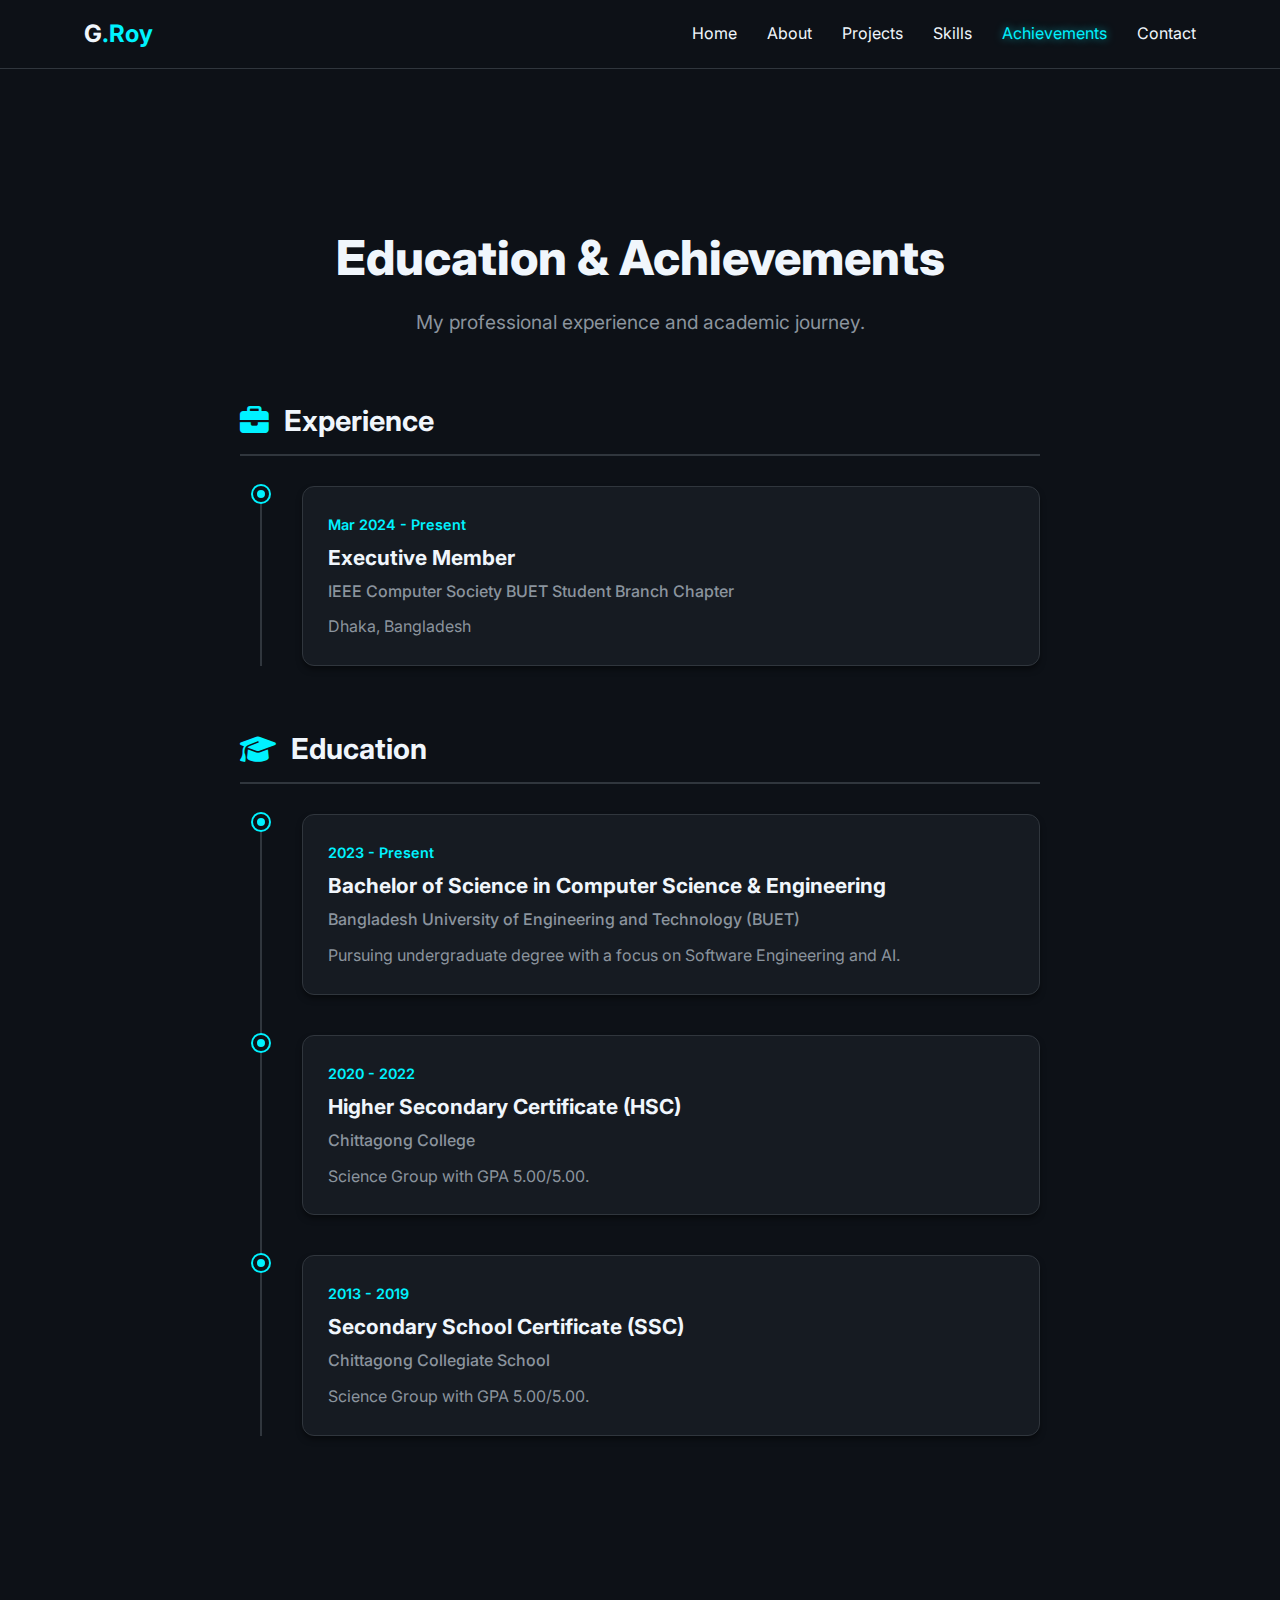
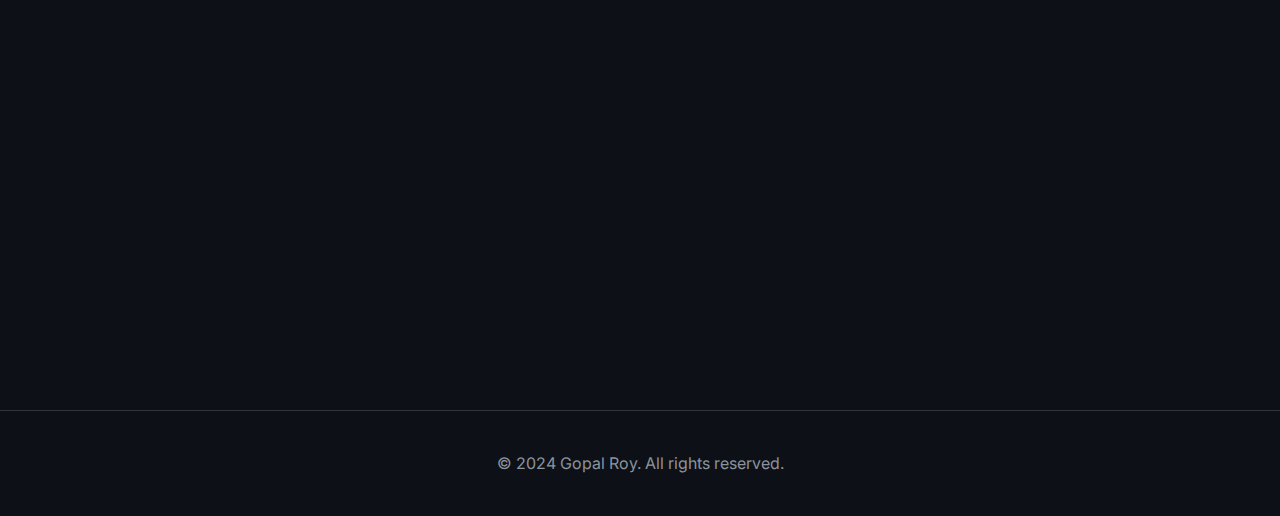
<file: achievements.html>
<!DOCTYPE html>
<html lang="en" data-theme="light">

<head>
    <meta charset="UTF-8">
    <meta name="viewport" content="width=device-width, initial-scale=1.0">
    <link rel="icon" type="image/png" href="images/favicon.png">
    <title>Achievements & Education | Gopal Roy</title>
    <meta name="description" content="Education and Achievements of Gopal Roy.">

    <!-- Fonts -->
    <link rel="preconnect" href="https://fonts.googleapis.com">
    <link rel="preconnect" href="https://fonts.gstatic.com" crossorigin>
    <link href="https://fonts.googleapis.com/css2?family=Inter:wght@300;400;500;600;700&display=swap" rel="stylesheet">

    <!-- Styles -->
    <link rel="stylesheet" href="style.css">

    <!-- Icons -->
    <link rel="stylesheet" href="https://cdnjs.cloudflare.com/ajax/libs/font-awesome/6.4.0/css/all.min.css">
</head>

<body>

    <!-- Navigation -->
    <nav class="navbar">
        <div class="container nav-container">
            <a href="index.html" class="logo">
                G<span class="accent">.Roy</span>
            </a>
            <ul class="nav-links">
                <li><a href="index.html">Home</a></li>
                <li><a href="index.html#about">About</a></li>
                <li><a href="index.html#projects">Projects</a></li>
                <li><a href="skills.html">Skills</a></li>
                <li><a href="achievements.html" class="active">Achievements</a></li>
                <li><a href="index.html#contact">Contact</a></li>
            </ul>
            <button id="theme-toggle" aria-label="Toggle Dark Mode">
                <i class="fas fa-moon"></i>
            </button>
            <div class="hamburger">
                <span></span>
                <span></span>
                <span></span>
            </div>
        </div>
    </nav>

    <main class="page-content">
        <section class="section">
            <div class="container">
                <h1 class="page-title fade-in">Education & Achievements</h1>
                <p class="page-subtitle fade-in">My professional experience and academic journey.</p>

                <!-- Experience Section -->
                <div class="timeline-section fade-in">
                    <h2 class="category-title"><i class="fas fa-briefcase"></i> Experience</h2>
                    <div class="timeline">
                        <div class="timeline-item">
                            <div class="timeline-marker"></div>
                            <div class="timeline-content">
                                <span class="date">Mar 2024 - Present</span>
                                <h3>Executive Member</h3>
                                <h4>IEEE Computer Society BUET Student Branch Chapter</h4>
                                <p>Dhaka, Bangladesh</p>
                            </div>
                        </div>
                    </div>
                </div>

                <!-- Education Section -->
                <div class="timeline-section fade-in">
                    <h2 class="category-title"><i class="fas fa-graduation-cap"></i> Education</h2>
                    <div class="timeline">
                        <div class="timeline-item">
                            <div class="timeline-marker"></div>
                            <div class="timeline-content">
                                <span class="date">2023 - Present</span>
                                <h3>Bachelor of Science in Computer Science & Engineering</h3>
                                <h4>Bangladesh University of Engineering and Technology (BUET)</h4>
                                <p>Pursuing undergraduate degree with a focus on Software Engineering and AI.</p>
                            </div>
                        </div>
                        <div class="timeline-item">
                            <div class="timeline-marker"></div>
                            <div class="timeline-content">
                                <span class="date">2020 - 2022</span>
                                <h3>Higher Secondary Certificate (HSC)</h3>
                                <h4>Chittagong College</h4>
                                <p>Science Group with GPA 5.00/5.00.</p>
                            </div>
                        </div>
                        <div class="timeline-item">
                            <div class="timeline-marker"></div>
                            <div class="timeline-content">
                                <span class="date">2013 - 2019</span>
                                <h3>Secondary School Certificate (SSC)</h3>
                                <h4>Chittagong Collegiate School</h4>
                                <p>Science Group with GPA 5.00/5.00.</p>
                            </div>
                        </div>
                    </div>
                </div>

                <!-- Achievements Section -->
                <div class="timeline-section fade-in">
                    <h2 class="category-title"><i class="fas fa-trophy"></i> Achievements</h2>
                    <div class="timeline">
                        <div class="timeline-item">
                            <div class="timeline-marker achievement"></div>
                            <div class="timeline-content">
                                <span class="date">2025</span>
                                <h3>Nasa Space App Challenge 2025</h3>
                                <h4>Participant</h4>
                                <p>Attended the prestigious Nasa Space App Challenge 2025, collaborating on innovative
                                    space technology solutions.</p>
                            </div>
                        </div>

                    </div>
                </div>

            </div>
        </section>
    </main>

    <!-- Footer -->
    <footer class="footer">
        <div class="container">
            <p>&copy; 2024 Gopal Roy. All rights reserved.</p>
        </div>
    </footer>

    <script src="script.js"></script>
</body>

</html>
</file>
<file: style.css>
/* 
  Modern Portfolio Styles
  Uses CSS Variables for easy theming
*/

:root {
  /* Colors - Dark Theme Enforced (Cyberpunk/Neon Vibes) */
  --bg-color: #0d1117;
  /* Very Dark Blue/Gray */
  --bg-alt: #161b22;
  /* Slightly lighter for cards */
  --text-main: #f0f6fc;
  --text-muted: #8b949e;

  /* Vibrant Accent - Neon Cyan/Blue */
  --accent: #00f2ff;
  --accent-hover: #00c8d4;

  --card-bg: #161b22;
  --border: #30363d;

  --shadow: 0 4px 6px -1px rgba(0, 0, 0, 0.5);
  --shadow-hover: 0 10px 15px -3px rgba(0, 242, 255, 0.2), 0 4px 6px -2px rgba(0, 242, 255, 0.1);

  /* Font */
  --font-main: 'Inter', sans-serif;
}

/* Remove separate dark mode selector since it's enforced */

* {
  margin: 0;
  padding: 0;
  box-sizing: border-box;
}

html {
  scroll-behavior: smooth;
}

body {
  font-family: var(--font-main);
  background-color: var(--bg-color);
  color: var(--text-main);
  line-height: 1.6;
  transition: background-color 0.3s ease, color 0.3s ease;
}

/* Utilities */
.container {
  width: 90%;
  max-width: 1200px;
  margin: 0 auto;
  padding: 0 20px;
}

.section {
  padding: 100px 0;
}

.alt-bg {
  background-color: var(--bg-alt);
}

a {
  text-decoration: none;
  color: inherit;
  transition: all 0.2s ease;
}

ul {
  list-style: none;
}

.btn {
  display: inline-block;
  padding: 12px 28px;
  border-radius: 8px;
  font-weight: 500;
  text-align: center;
  cursor: pointer;
  transition: all 0.3s ease;
}

.btn-primary {
  background: var(--accent);
  color: #000;
  /* Black text on neon accent */
  box-shadow: 0 0 10px rgba(0, 242, 255, 0.4);
  border: none;
  font-weight: 700;
}

.btn-primary:hover {
  background-color: var(--accent-hover);
  transform: translateY(-2px);
  box-shadow: 0 6px 20px rgba(0, 242, 255, 0.23);
}

.btn-outline {
  background-color: transparent;
  border: 2px solid var(--accent);
  color: var(--accent);
}

.btn-outline:hover {
  background-color: var(--accent);
  color: #1f2937;
  transform: translateY(-2px);
}

.section-title {
  font-size: 2.5rem;
  font-weight: 700;
  margin-bottom: 3rem;
  text-align: center;
  position: relative;
}

.section-title::after {
  content: '';
  display: block;
  width: 60px;
  height: 4px;
  background-color: var(--accent);
  margin: 10px auto 0;
  border-radius: 2px;
}

/* Navbar */
.navbar {
  position: fixed;
  top: 0;
  left: 0;
  width: 100%;
  padding: 15px 0;
  background: rgba(var(--bg-color), 0.95);
  background-color: var(--bg-color);
  /* Fallback */
  backdrop-filter: blur(10px);
  -webkit-backdrop-filter: blur(10px);
  z-index: 1000;
  border-bottom: 1px solid var(--border);
}

.nav-container {
  display: flex;
  justify-content: space-between;
  align-items: center;
}

.logo-img {
  height: 40px;
  width: auto;
  border-radius: 50%;
}

.logo {
  font-size: 1.5rem;
  font-weight: 700;
  color: var(--text-main);
  transition: color 0.3s ease;
}

.logo:hover {
  color: var(--accent);
}

.logo .accent {
  color: var(--accent);
}

/* GitHub Stats Section */
#github-stats {
  padding: 60px 0;
}

/* --- GitHub Calendar Container & Card Styling --- */
/* --- 1. Clean up & Container --- */
.calendar-container {
  display: flex;
  justify-content: center;
  padding: 40px 20px;
  background-color: #0d1117;
  /* Matching GitHub's dark mode */
}

.calendar {
  width: 100%;
  max-width: 900px;
  border: 1px solid #30363d;
  border-radius: 12px;
  padding: 30px;
  background-color: #161b22;
  box-shadow: 0 20px 50px rgba(0, 0, 0, 0.3);
}

/* --- 2. Hide Unnecessary Text --- */
/* This removes the "Skip to contributions year list" link for a cleaner look */
.calendar .contrib-column.text-center.p-1,
.calendar a[href*="year-list"],
.calendar .sr-only,
.js-yearly-contributions h2+p {
  /* Sometimes it's here */
  display: none !important;
  visibility: hidden !important;
  opacity: 0 !important;
  height: 0 !important;
  width: 0 !important;
  overflow: hidden !important;
}

/* --- 3. Neon Yellow/Amber Heatmap --- */
.calendar rect.ContributionCalendar-day[data-level="0"] {
  fill: #21262d;
}

.calendar rect.ContributionCalendar-day[data-level="1"] {
  fill: #453500;
}

.calendar rect.ContributionCalendar-day[data-level="2"] {
  fill: #7a5f00;
}

.calendar rect.ContributionCalendar-day[data-level="3"] {
  fill: #ffc107;
}

.calendar rect.ContributionCalendar-day[data-level="4"] {
  fill: #ffeb3b;
  filter: drop-shadow(0 0 2px rgba(255, 235, 59, 0.5));
  /* Subtle glow for peak days */
}

/* --- 4. Beautiful Typography & Labels --- */
.calendar text,
.calendar .ContributionCalendar-label {
  fill: #8b949e !important;
  font-size: 10px;
  font-weight: 500;
}

/* --- 5. Custom Styling for the Bottom Stats --- */
/* This targets the 0 total / Longest streak section */
.calendar .contrib-number {
  color: #ffc107 !important;
  /* Yellow stats */
  font-size: 24px !important;
  font-weight: 700 !important;
}

.calendar .text-muted {
  color: #8b949e !important;
}

/* --- 6. Tooltip (Modern Dark) --- */
.github-calendar-tooltip {
  background: #21262d !important;
  color: #ffeb3b !important;
  border: 1px solid #ffc107 !important;
  border-radius: 8px !important;
  padding: 10px 15px !important;
  font-weight: 600;
}

.accent {
  color: var(--accent);
}

.nav-links {
  display: flex;
  gap: 30px;
}

.nav-links nav ul li a {
  font-weight: 500;
  color: var(--text-muted);
}

.nav-links nav ul li a {
  font-weight: 500;
  color: var(--text-muted);
  transition: color 0.3s ease;
}

.nav-links a:hover,
.nav-links a.active {
  color: var(--accent);
  text-shadow: 0 0 8px rgba(0, 242, 255, 0.6);
}

/* Remove Theme Toggle Button Style */
#theme-toggle {
  display: none;
}

.hamburger {
  display: none;
  flex-direction: column;
  cursor: pointer;
}

.hamburger span {
  width: 25px;
  height: 3px;
  background-color: var(--text-main);
  margin: 2px 0;
  border-radius: 3px;
}

/* Hero Section */
.hero {
  height: 100vh;
  display: flex;
  align-items: center;
  justify-content: center;
  text-align: center;
  padding-top: 80px;
  /* Offset for fixed header */
}

.greeting {
  font-size: 1.2rem;
  color: var(--accent);
  font-weight: 600;
  margin-bottom: 10px;
  display: block;
}

.name {
  font-size: 4rem;
  font-weight: 800;
  margin-bottom: 10px;
  line-height: 1.1;
}

.title {
  font-size: 2rem;
  font-weight: 600;
  color: var(--text-muted);
  margin-bottom: 20px;
}

.accent-text {
  color: var(--text-main);
}

.tagline {
  font-size: 1.1rem;
  color: var(--text-muted);
  max-width: 600px;
  margin: 0 auto 40px;
}

.hero-container {
  display: flex;
  flex-direction: column;
  align-items: center;
  gap: 40px;
}

.hero-image-container {
  width: 250px;
  height: 250px;
  border-radius: 50%;
  overflow: hidden;
  border: 4px solid var(--accent);
  box-shadow: 0 0 20px rgba(37, 99, 235, 0.4);
  transition: transform 0.5s ease, box-shadow 0.5s ease;
  margin-top: 20px;
}

.hero-image {
  width: 100%;
  height: 100%;
  object-fit: cover;
  transition: transform 0.5s ease;
}

.hero-image-container:hover {
  transform: scale(1.05);
  box-shadow: 0 0 30px rgba(59, 130, 246, 0.6);
}

.hero-image-container:hover .hero-image {
  transform: scale(1.1);
}

.cta-buttons {
  display: flex;
  gap: 20px;
  justify-content: center;
}

/* About Section */
.bio {
  font-size: 1.1rem;
  text-align: center;
  max-width: 800px;
  margin: 0 auto 50px;
  color: var(--text-muted);
}

.highlight {
  color: var(--accent);
  font-weight: 600;
}

.skills-container {
  text-align: center;
}

.skills-container h3 {
  margin-bottom: 30px;
  font-size: 1.5rem;
}

.skills-grid {
  display: flex;
  flex-wrap: wrap;
  justify-content: center;
  gap: 15px;
  max-width: 800px;
  margin: 0 auto;
}

.skill-tag {
  background-color: var(--bg-alt);
  border: 1px solid var(--border);
  padding: 10px 20px;
  border-radius: 50px;
  font-size: 0.95rem;
  font-weight: 500;
  transition: all 0.2s;
}

.skill-tag:hover {
  border-color: var(--accent);
  color: var(--accent);
  transform: translateY(-2px);
}

/* Projects Section */
.projects-grid {
  display: grid;
  grid-template-columns: repeat(auto-fit, minmax(300px, 1fr));
  gap: 30px;
}

.project-card {
  background-color: var(--card-bg);
  backdrop-filter: blur(12px);
  -webkit-backdrop-filter: blur(12px);
  border-radius: 12px;
  overflow: hidden;
  border: 1px solid var(--border);
  transition: all 0.3s ease;
  padding: 30px;
  display: flex;
  flex-direction: column;
  justify-content: space-between;
}

.project-card:hover {
  transform: translateY(-8px);
  box-shadow: var(--shadow-hover);
  border-color: var(--accent);
}

.project-title {
  font-size: 1.5rem;
  margin-bottom: 15px;
}

.project-desc {
  color: var(--text-muted);
  font-size: 1rem;
  margin-bottom: 25px;
}

.tech-stack {
  display: flex;
  flex-wrap: wrap;
  gap: 10px;
  margin-bottom: 25px;
}

.tech-stack span {
  font-size: 0.85rem;
  color: var(--accent);
  background-color: rgba(37, 99, 235, 0.1);
  padding: 4px 12px;
  border-radius: 4px;
  font-weight: 500;
}

.project-link {
  display: inline-flex;
  align-items: center;
  gap: 8px;
  font-weight: 600;
  color: var(--text-main);
}

.project-link:hover {
  color: var(--accent);
}

/* Education Section */
.education-card {
  background-color: var(--card-bg);
  border: 1px solid var(--border);
  border-radius: 12px;
  padding: 40px;
  max-width: 800px;
  margin: 0 auto;
  box-shadow: var(--shadow);
  transition: transform 0.3s;
}

.education-card:hover {
  transform: scale(1.02);
}

.edu-header {
  display: flex;
  gap: 20px;
  align-items: flex-start;
  margin-bottom: 20px;
}

.edu-icon {
  font-size: 2.5rem;
  color: var(--accent);
  background-color: rgba(37, 99, 235, 0.1);
  width: 60px;
  height: 60px;
  display: flex;
  align-items: center;
  justify-content: center;
  border-radius: 12px;
  flex-shrink: 0;
}

.edu-info h3 {
  font-size: 1.25rem;
  margin-bottom: 5px;
}

.edu-info h4 {
  font-size: 1rem;
  color: var(--text-muted);
  font-weight: 400;
}

.edu-date {
  margin-left: auto;
  font-weight: 600;
  color: var(--text-muted);
  white-space: nowrap;
}

.edu-desc {
  color: var(--text-muted);
  padding-left: 80px;
  /* Align with text start */
}

/* Contact Section */
.contact-wrapper {
  display: flex;
  flex-direction: column;
  gap: 50px;
  max-width: 800px;
  margin: 0 auto;
}

.contact-info {
  text-align: center;
}

.contact-info p {
  color: var(--text-muted);
  font-size: 1.2rem;
  margin-bottom: 30px;
}

.social-links {
  display: flex;
  justify-content: center;
  gap: 25px;
}

.social-links a {
  font-size: 2rem;
  color: var(--text-muted);
  transition: all 0.3s;
}

.social-links a:hover {
  color: var(--accent);
  transform: translateY(-3px);
}

.contact-form {
  background-color: var(--card-bg);
  padding: 40px;
  border-radius: 12px;
  border: 1px solid var(--border);
  box-shadow: var(--shadow);
}

.form-group {
  position: relative;
  margin-bottom: 25px;
}

.form-group input,
.form-group textarea {
  width: 100%;
  padding: 15px;
  border: 2px solid var(--border);
  background-color: var(--bg-alt);
  color: var(--text-main);
  border-radius: 8px;
  font-size: 1rem;
  outline: none;
  font-family: inherit;
  transition: border-color 0.3s;
}

.form-group input:focus,
.form-group textarea:focus {
  border-color: var(--accent);
}

.form-group label {
  position: absolute;
  left: 15px;
  top: 15px;
  color: var(--text-muted);
  transition: all 0.2s;
  pointer-events: none;
  background-color: transparent;
}

/* Floating label effect */
.form-group input:focus+label,
.form-group input:not(:placeholder-shown)+label,
.form-group textarea:focus+label,
.form-group textarea:not(:placeholder-shown)+label {
  top: -10px;
  left: 10px;
  background-color: var(--card-bg);
  padding: 0 5px;
  font-size: 0.85rem;
  color: var(--accent);
}

/* Footer */
.footer {
  padding: 40px 0;
  text-align: center;
  border-top: 1px solid var(--border);
  color: var(--text-muted);
}

.footer .small {
  font-size: 0.9rem;
  margin-top: 10px;
}

.footer i {
  color: red;
}

/* Animations */
.fade-in {
  opacity: 0;
  transform: translateY(20px);
  transition: opacity 0.6s ease-out, transform 0.6s ease-out;
}

.fade-in.visible {
  opacity: 1;
  transform: translateY(0);
}

.fade-in-up {
  opacity: 0;
  transform: translateY(30px);
  animation: fadeInUp 0.8s ease-out forwards;
}

@keyframes fadeInUp {
  to {
    opacity: 1;
    transform: translateY(0);
  }
}

/* Page Headers (Skills & Achievements) */
.page-content {
  padding-top: 120px;
  /* Navbar height + space */
  padding-bottom: 60px;
}

.page-title {
  text-align: center;
  font-size: 3rem;
  font-weight: 800;
  margin-bottom: 10px;
}

.page-subtitle {
  text-align: center;
  color: var(--text-muted);
  font-size: 1.2rem;
  margin-bottom: 60px;
  max-width: 600px;
  margin-left: auto;
  margin-right: auto;
}

.category-title {
  font-size: 1.8rem;
  margin-bottom: 30px;
  border-bottom: 2px solid var(--border);
  padding-bottom: 10px;
  display: flex;
  align-items: center;
  gap: 15px;
}

.category-title i {
  color: var(--accent);
}

/* Skills Page Styles */
.skills-category {
  margin-bottom: 60px;
}

.skills-grid-large {
  display: grid;
  grid-template-columns: repeat(auto-fit, minmax(280px, 1fr));
  gap: 30px;
}

.skill-card {
  background-color: var(--card-bg);
  padding: 25px;
  border-radius: 12px;
  border: 1px solid var(--border);
  display: flex;
  flex-direction: column;
  align-items: center;
  text-align: center;
  transition: transform 0.3s, box-shadow 0.3s;
}

.skill-card:hover {
  transform: translateY(-5px);
  box-shadow: var(--shadow-hover);
  border-color: var(--accent);
}

.skill-icon {
  font-size: 3rem;
  color: var(--accent);
  margin-bottom: 15px;
}

.skill-card h3 {
  margin-bottom: 15px;
  font-size: 1.2rem;
}

.progress-bar {
  width: 100%;
  height: 8px;
  background-color: var(--bg-alt);
  border-radius: 4px;
  overflow: hidden;
}

.progress {
  height: 100%;
  background-color: var(--accent);
  border-radius: 4px;
  transition: width 1s ease-in-out;
}

.skills-summary {
  text-align: center;
  background: var(--bg-alt);
  padding: 30px;
  border-radius: 12px;
  margin-top: 30px;
}

.skills-summary h3 {
  margin-bottom: 10px;
  font-size: 1.4rem;
}

.skills-summary p {
  color: var(--text-muted);
  margin-bottom: 20px;
}

.skills-summary .btn {
  font-size: 0.9rem;
  padding: 10px 20px;
}

/* Achievements & Timeline Styles */
.timeline-section {
  max-width: 800px;
  margin: 0 auto 60px;
}

.timeline {
  position: relative;
  border-left: 2px solid var(--border);
  margin-left: 20px;
  padding-left: 40px;
}

.timeline-item {
  position: relative;
  margin-bottom: 40px;
}

.timeline-marker {
  position: absolute;
  left: -49px;
  /* Adjust based on border & padding: - (padding-left + border-width/2 + marker-width/2) roughly */
  top: 0;
  width: 16px;
  height: 16px;
  background-color: var(--accent);
  border: 4px solid var(--bg-color);
  border-radius: 50%;
  box-shadow: 0 0 0 2px var(--accent);
}

.timeline-marker.achievement {
  background-color: var(--accent);
  box-shadow: 0 0 0 2px var(--accent);
}

.timeline-content {
  background-color: var(--card-bg);
  padding: 25px;
  border-radius: 12px;
  border: 1px solid var(--border);
  box-shadow: var(--shadow);
  transition: transform 0.3s;
}

.timeline-content:hover {
  transform: translateX(5px);
  border-color: var(--accent);
}

.timeline-content .date {
  display: inline-block;
  font-size: 0.9rem;
  font-weight: 600;
  color: var(--accent);
  margin-bottom: 5px;
}

.timeline-content h3 {
  font-size: 1.3rem;
  margin-bottom: 5px;
}

.timeline-content h4 {
  font-size: 1rem;
  color: var(--text-muted);
  font-weight: 500;
  margin-bottom: 10px;
}

.timeline-content p {
  color: var(--text-muted);
}

/* Updated Mobile Styles */
@media (max-width: 768px) {
  .nav-links {
    display: none;
    /* Hide for now, hamburger logic in JS needed or CSS state */
    position: absolute;
    top: 70px;
    left: 0;
    width: 100%;
    background-color: var(--card-bg);
    flex-direction: column;
    padding: 20px;
    box-shadow: var(--shadow);
    text-align: center;
  }

  .nav-links.active {
    display: flex;
  }

  .hamburger {
    display: flex;
  }

  .name {
    font-size: 2.5rem;
  }

  .title {
    font-size: 1.5rem;
  }

  .edu-header {
    flex-direction: column;
    align-items: center;
    text-align: center;
  }

  .edu-date {
    margin: 10px 0;
  }

  .edu-desc {
    padding-left: 0;
    text-align: center;
  }

  .timeline {
    margin-left: 0;
    padding-left: 30px;
  }

  .timeline-marker {
    left: -39px;
  }

  .hero-container {
    flex-direction: column-reverse;
    /* Put image above text or below? User requested "suitable place". Above is standard on mobile, below on desktop. But wait flex-direction column puts it below texts if image is last in DOM. */
  }

  /* Actually in my HTML image is AFTER text. So column matches flow. */
}

/* Desktop layout for Hero */
@media (min-width: 992px) {
  .hero-container {
    flex-direction: row;
    text-align: left;
    justify-content: space-between;
  }

  .hero-content {
    max-width: 600px;
    text-align: left;
  }

  .cta-buttons {
    justify-content: flex-start;
  }

  .hero-image-container {
    width: 400px;
    height: 400px;
    margin-top: 0;
  }

  .tagline {
    margin: 0 0 40px 0;
  }
}

/* Specific Mobile Refinements for "User Friendly" experience */
@media (max-width: 768px) {
  .section {
    padding: 60px 0;
    /* Reduced padding on mobile */
  }

  .name {
    font-size: 2.5rem;
    /* Smaller font for name */
  }

  .title {
    font-size: 1.5rem;
  }

  .hero-image-container {
    width: 200px;
    height: 200px;
  }

  .btn {
    padding: 10px 20px;
    font-size: 0.9rem;
  }

  .cta-buttons {
    flex-direction: column;
    align-items: center;
    gap: 15px;
    width: 100%;
  }

  .cta-buttons .btn {
    width: 100%;
    max-width: 300px;
  }

  .nav-links {
    position: fixed;
    /* Fixed to viewport so it doesn't scroll away */
    top: 70px;
    height: calc(100vh - 70px);
    /* Full height minus header */
    overflow-y: auto;
    display: none;
    flex-direction: column;
    align-items: center;
    justify-content: center;
    background-color: rgba(13, 17, 23, 0.98);
    /* Ensure readability */
    backdrop-filter: blur(15px);
    gap: 30px;
  }

  .nav-links.active {
    display: flex;
  }

  .nav-links li {
    opacity: 0;
    animation: navItemFade 0.5s ease forwards;
  }

  /* Stagger animation for links */
  .nav-links li:nth-child(1) {
    animation-delay: 0.1s;
  }

  .nav-links li:nth-child(2) {
    animation-delay: 0.2s;
  }

  .nav-links li:nth-child(3) {
    animation-delay: 0.3s;
  }

  .nav-links li:nth-child(4) {
    animation-delay: 0.4s;
  }

  .nav-links li:nth-child(5) {
    animation-delay: 0.5s;
  }

  .nav-links li:nth-child(6) {
    animation-delay: 0.6s;
  }

  @keyframes navItemFade {
    from {
      opacity: 0;
      transform: translateY(20px);
    }

    to {
      opacity: 1;
      transform: translateY(0);
    }
  }

  /* Improvements for Education/Experience Cards on Mobile */
  .education-card,
  .timeline-content {
    padding: 20px;
  }

  .edu-icon {
    width: 50px;
    height: 50px;
    font-size: 2rem;
    margin-bottom: 15px;
  }
}
</file>
